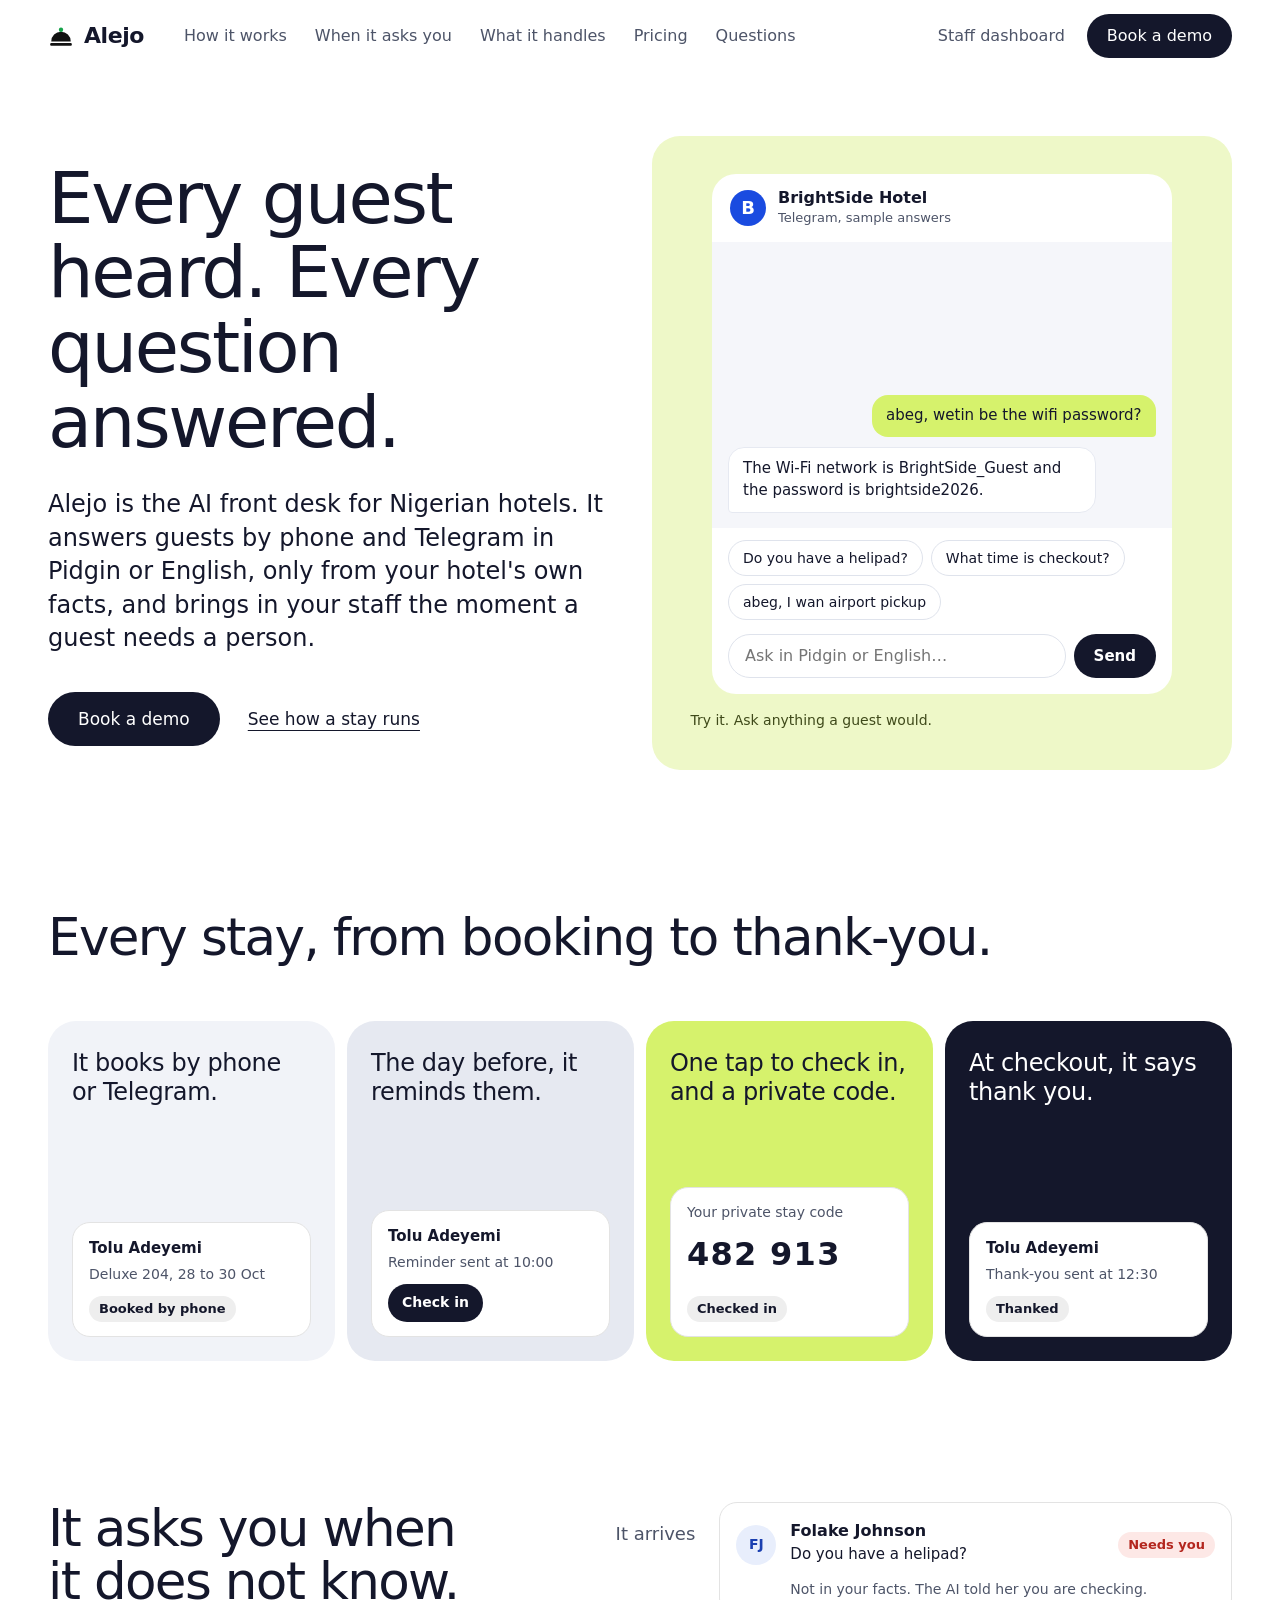
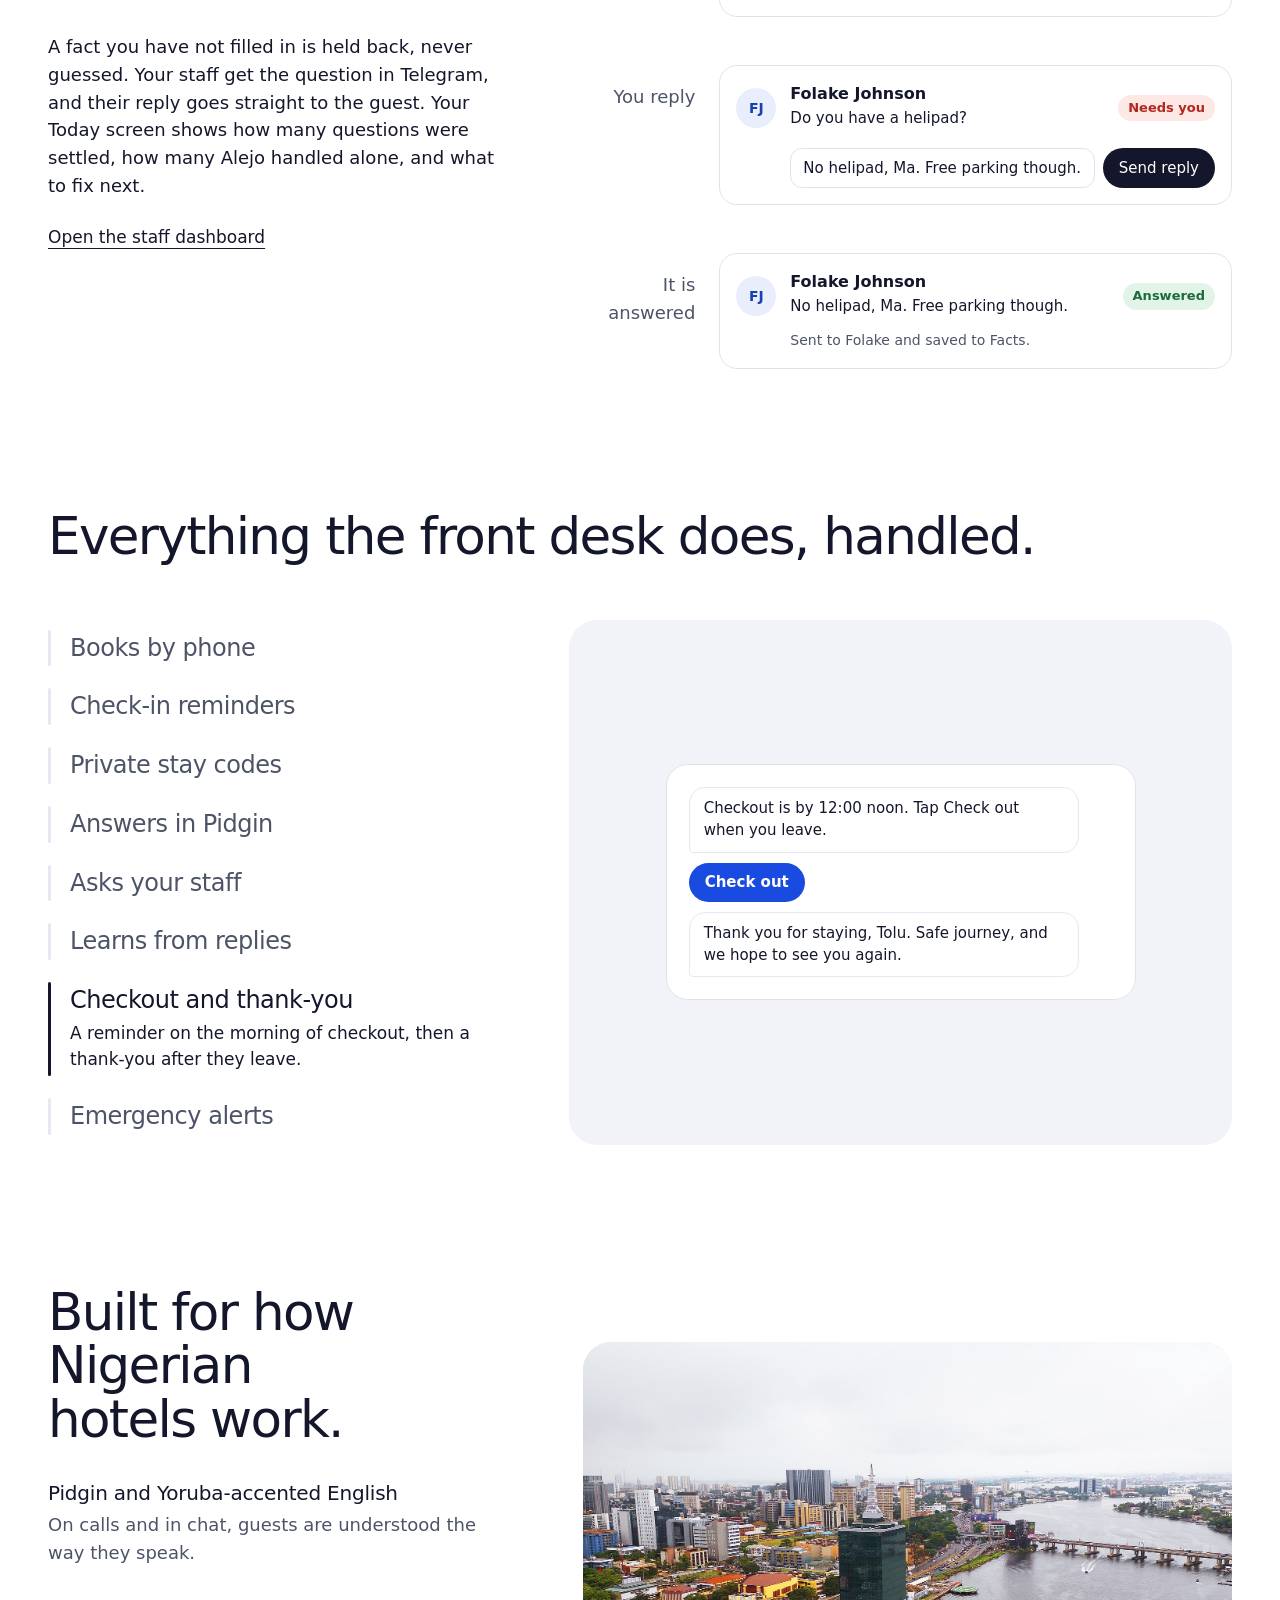
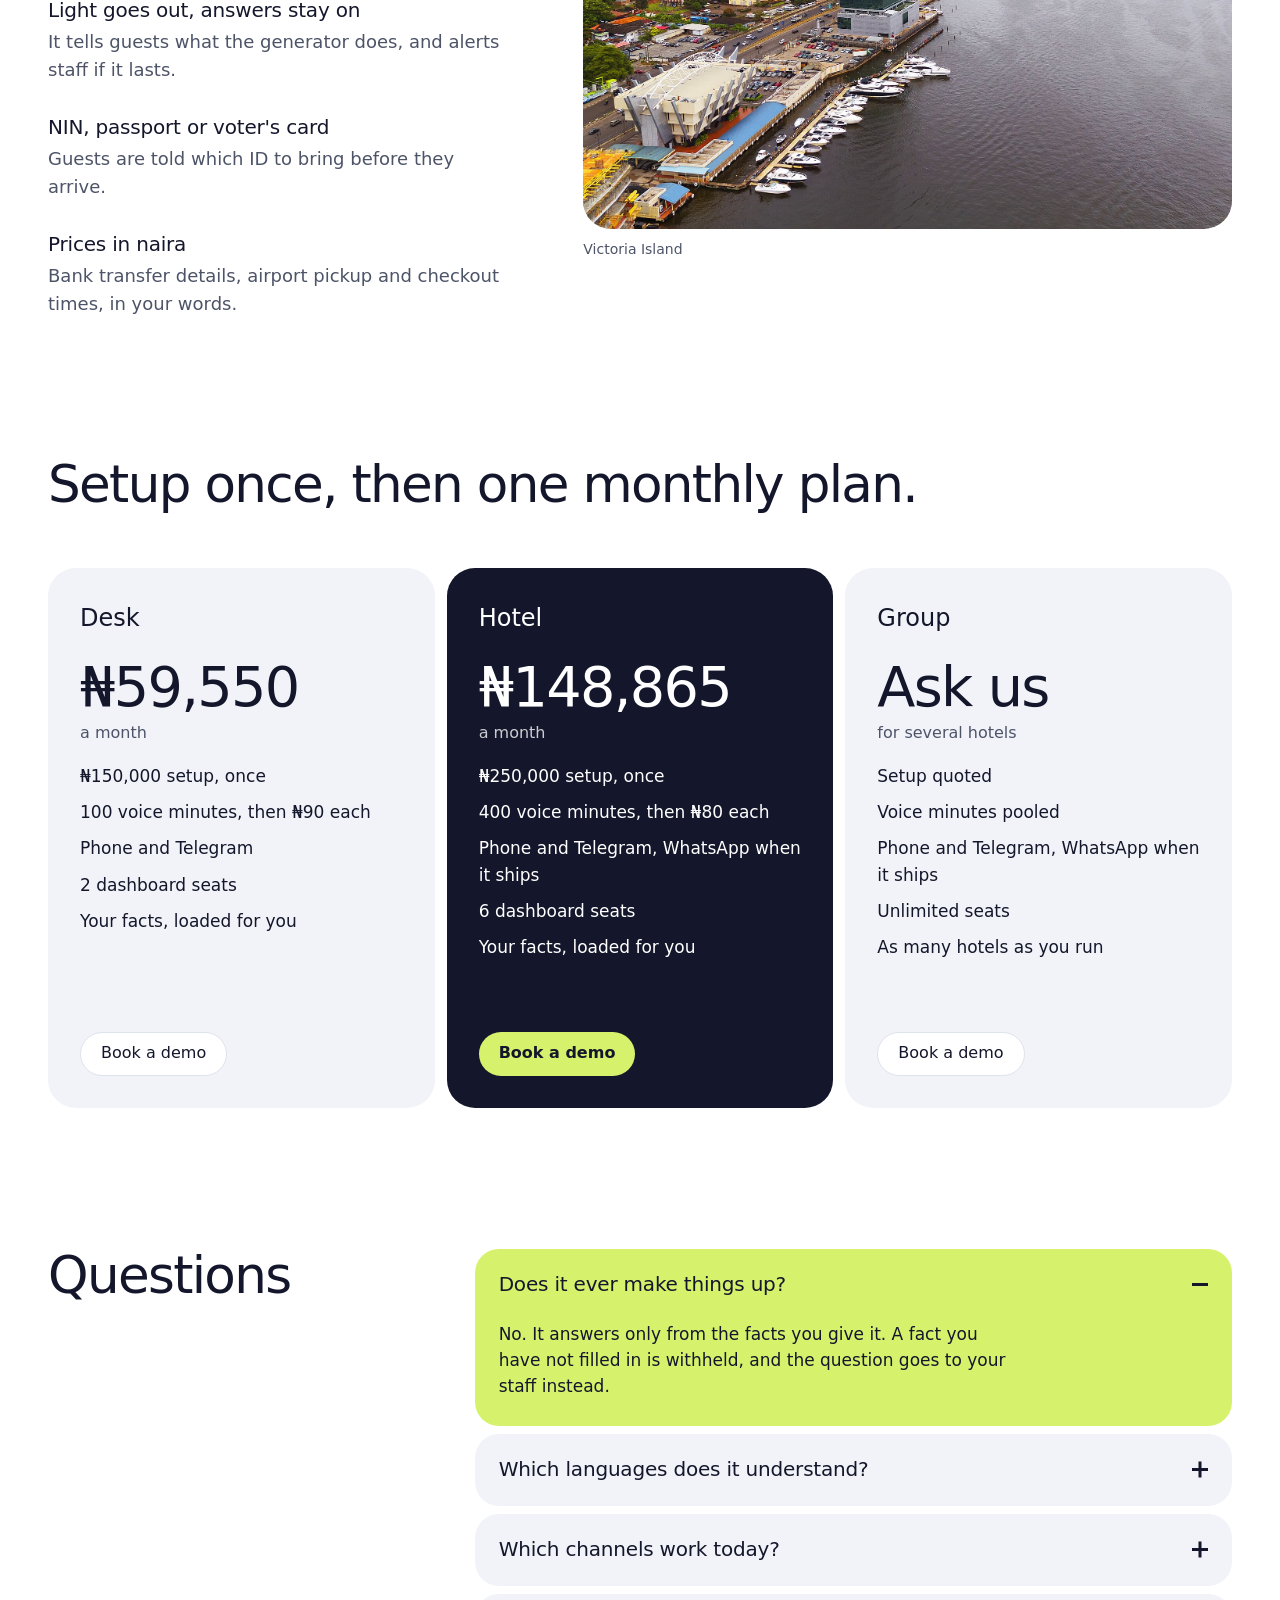
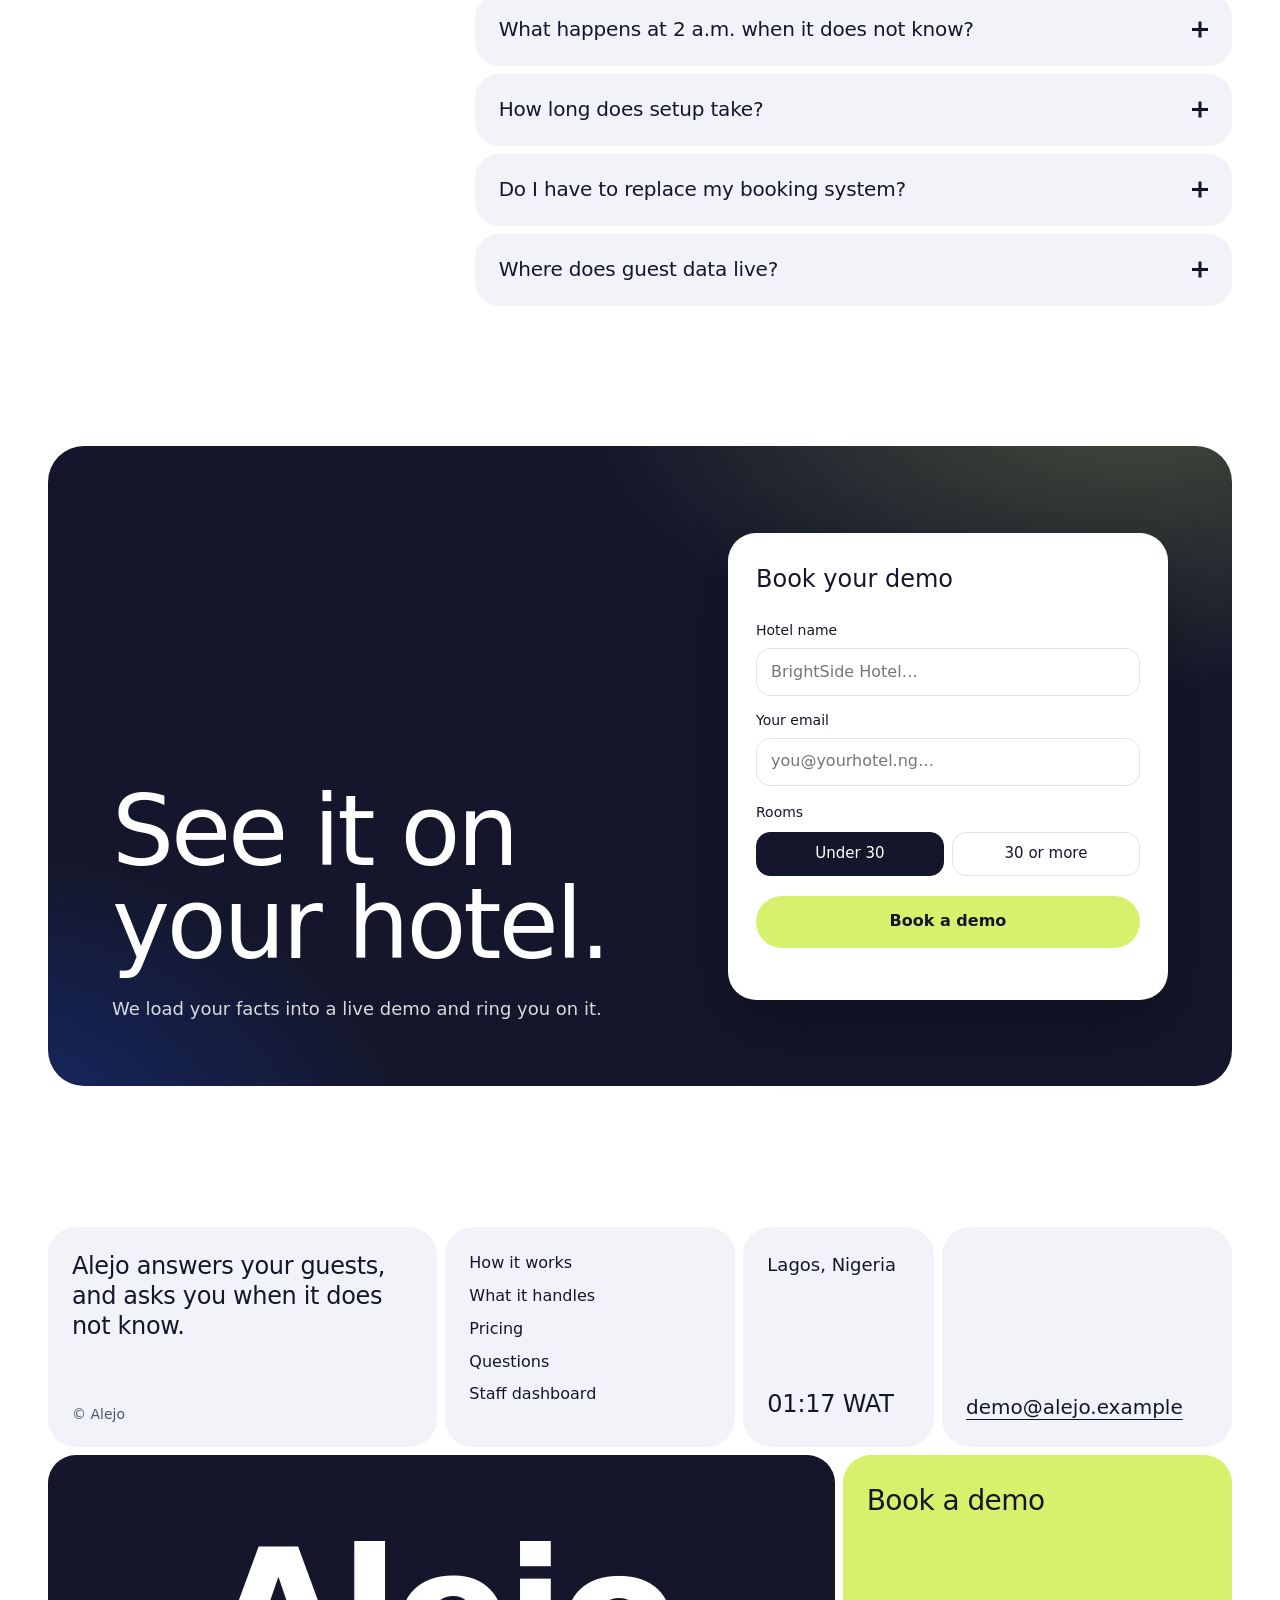
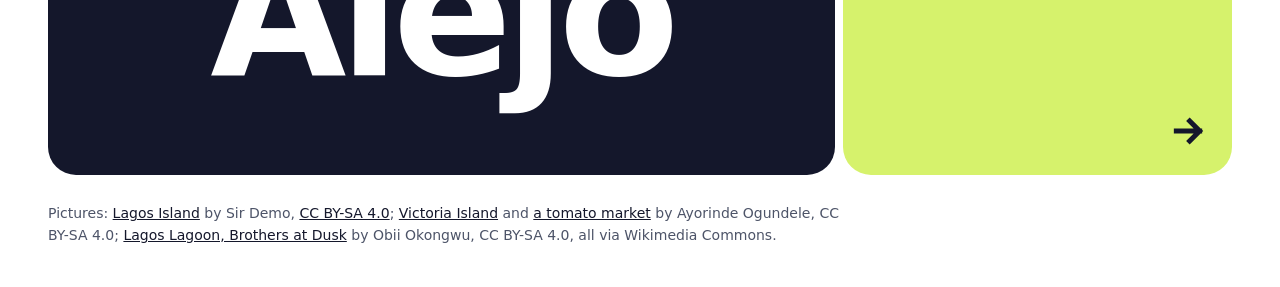
<file: website/index.html>
<!doctype html>
<html lang="en">
<head>
  <meta charset="utf-8">
<link rel="icon" href="/favicon.svg" type="image/svg+xml">
<link rel="icon" href="/favicon-32.png" sizes="32x32" type="image/png">
<link rel="apple-touch-icon" href="/apple-touch-icon.png">
  <meta name="viewport" content="width=device-width, initial-scale=1, viewport-fit=cover">
  <title>Alejo: every guest heard, every question answered</title>
  <meta name="description" content="Alejo is the AI front desk for Nigerian hotels. It answers guests by phone and Telegram in Pidgin or English, only from your hotel's own facts, and brings in your staff when a guest needs a person.">
  <meta name="theme-color" content="#ffffff">
  <meta name="color-scheme" content="light">
  <link rel="preconnect" href="https://api.fontshare.com">
  <link rel="preconnect" href="https://cdn.fontshare.com" crossorigin>
  <link href="https://api.fontshare.com/v2/css?f[]=general-sans@300,400,500,600&f[]=cabinet-grotesk@500,800&display=swap" rel="stylesheet">
  <link rel="stylesheet" href="site.css">
  <script>document.documentElement.classList.add('js')</script>
</head>
<body>
<a class="skip" href="#top">Skip to content</a>
<div class="progress" id="progress" aria-hidden="true"></div>

<header class="site-head" id="siteHead">
  <div class="wrap head-in">
    <a class="brand" href="#top" aria-label="Alejo, back to top"><svg class="mark" viewBox="0 0 24 24" aria-hidden="true"><path d="M3 17a9 9 0 0 1 18 0z" fill="#111"/><rect x="2" y="18.5" width="20" height="2.5" rx="1" fill="#111"/><circle cx="12" cy="6.2" r="2" fill="#16a34a"/></svg><span translate="no">Alejo</span></a>
    <nav class="nav" id="nav" aria-label="Main">
      <a href="#how">How it works</a>
      <a href="#asks">When it asks you</a>
      <a href="#handles">What it handles</a>
      <a href="#pricing">Pricing</a>
      <a href="#faq">Questions</a>
      <a class="nav-extra" href="/app/index.html">Staff dashboard</a>
      <a class="nav-extra nav-cta" href="#demo">Book a demo</a>
    </nav>
    <div class="head-right">
      <a class="head-link" href="/app/index.html">Staff dashboard</a>
      <a class="btn" href="#demo">Book a demo</a>
      <button class="menu-btn" id="menuBtn" type="button" aria-expanded="false" aria-controls="nav">Menu</button>
    </div>
  </div>
</header>

<main id="top">

  <!-- HERO: a plain headline and the product doing its job -->
  <section class="hero wrap" aria-labelledby="h-hero">
    <div class="hero-text">
      <h1 id="h-hero">Every guest heard. Every question answered.</h1>
      <p class="lead">Alejo is the AI front desk for Nigerian hotels. It answers guests by phone and Telegram in Pidgin or English, only from your hotel's own facts, and brings in your staff the moment a guest needs a person.</p>
      <div class="hero-actions">
        <a class="btn btn-lg" href="#demo">Book a demo</a>
        <a class="text-link" href="#how">See how a stay runs</a>
      </div>
    </div>
    <div class="stage" id="try">
      <div class="chat" data-ui>
        <div class="chat-head"><span class="chat-mark" aria-hidden="true">B</span><span><strong>BrightSide Hotel</strong><small>Telegram, sample answers</small></span></div>
        <div class="chat-log" id="chatLog" role="log" aria-live="polite">
          <p class="msg out">abeg, wetin be the wifi password?</p>
          <p class="msg in">The Wi-Fi network is BrightSide_Guest and the password is brightside2026.</p>
        </div>
        <div class="chips" id="chips" role="group" aria-label="Try a question">
          <button type="button" class="chip" data-q="Do you have a helipad?">Do you have a helipad?</button>
          <button type="button" class="chip" data-q="What time is checkout?">What time is checkout?</button>
          <button type="button" class="chip" data-q="abeg, I wan airport pickup">abeg, I wan airport pickup</button>
        </div>
        <form class="chat-form" id="chatForm" autocomplete="off">
          <label class="sr" for="chatInput">Ask the front desk</label>
          <input id="chatInput" name="q" type="text" placeholder="Ask in Pidgin or English…" maxlength="140">
          <button type="submit" class="send">Send</button>
        </form>
        <div class="staff-pane" id="staffPane" hidden>
          <p class="staff-t">BrightSide Staff <span id="staffState">Guest needs help</span></p>
          <p class="staff-q" id="staffQ"></p>
          <form class="staff-form" id="staffForm" autocomplete="off">
            <label class="sr" for="staffInput">Reply as staff</label>
            <input id="staffInput" name="r" type="text" placeholder="Reply as staff. Start with #kb to save it…" maxlength="140">
            <button type="submit" class="send">Reply</button>
          </form>
        </div>
      </div>
      <p class="stage-note">Try it. Ask anything a guest would.</p>
    </div>
  </section>

  <!-- HOW A STAY RUNS: one card, four fields -->
  <section class="block wrap" id="how" aria-labelledby="h-how">
    <h2 id="h-how">Every stay, from booking to thank-you.</h2>
    <div class="fields">
      <article class="field fd-1">
        <p class="clause">It books by phone or Telegram.</p>
        <div class="scard" data-ui><b>Tolu Adeyemi</b><span>Deluxe 204, 28 to 30 Oct</span><em class="pill">Booked by phone</em></div>
      </article>
      <article class="field fd-2">
        <p class="clause">The day before, it reminds them.</p>
        <div class="scard" data-ui><b>Tolu Adeyemi</b><span>Reminder sent at 10:00</span><span class="mock-btn">Check in</span></div>
      </article>
      <article class="field fd-3">
        <p class="clause">One tap to check in, and a private code.</p>
        <div class="scard" data-ui><span>Your private stay code</span><b class="code">482 913</b><em class="pill">Checked in</em></div>
      </article>
      <article class="field fd-4">
        <p class="clause">At checkout, it says thank you.</p>
        <div class="scard" data-ui><b>Tolu Adeyemi</b><span>Thank-you sent at 12:30</span><em class="pill">Thanked</em></div>
      </article>
    </div>
  </section>

  <!-- WHEN IT DOES NOT KNOW: one row in three states, the middle one is live -->
  <section class="block wrap" id="asks" aria-labelledby="h-asks">
    <div class="split">
      <div class="split-head">
        <h2 id="h-asks">It asks you when it does not know.</h2>
        <p class="body">A fact you have not filled in is held back, never guessed. Your staff get the question in Telegram, and their reply goes straight to the guest. Your Today screen shows how many questions were settled, how many Alejo handled alone, and what to fix next.</p>
        <a class="text-link" href="/app/index.html">Open the staff dashboard</a>
      </div>
      <div class="states">
        <div class="state">
          <p class="state-w">It arrives</p>
          <div class="irow" data-ui>
            <span class="disc">FJ</span>
            <div class="irow-t"><b>Folake Johnson</b><span>Do you have a helipad?</span></div>
            <span class="irow-m">02:14, Telegram</span>
            <em class="pill pill-red">Needs you</em>
            <p class="irow-n">Not in your facts. The AI told her you are checking.</p>
          </div>
        </div>
        <div class="state">
          <p class="state-w">You reply</p>
          <div class="irow irow-live" id="liveRow" data-ui>
            <span class="disc">FJ</span>
            <div class="irow-t"><b>Folake Johnson</b><span>Do you have a helipad?</span></div>
            <span class="irow-m">02:14, Telegram</span>
            <em class="pill pill-red" id="livePill">Needs you</em>
            <form class="irow-reply" id="liveForm" autocomplete="off">
              <label class="sr" for="liveInput">Your reply to Folake</label>
              <input id="liveInput" value="No helipad, Ma. Free parking though." maxlength="120">
              <button type="submit" class="btn btn-small">Send reply</button>
            </form>
            <p class="irow-n irow-done" id="liveDone" hidden>Sent to Folake and saved to Facts.</p>
          </div>
        </div>
        <div class="state">
          <p class="state-w">It is answered</p>
          <div class="irow" data-ui>
            <span class="disc">FJ</span>
            <div class="irow-t"><b>Folake Johnson</b><span>No helipad, Ma. Free parking though.</span></div>
            <span class="irow-m">02:16, Telegram</span>
            <em class="pill pill-ok">Answered</em>
            <p class="irow-n">Sent to Folake and saved to Facts.</p>
          </div>
        </div>
      </div>
    </div>
  </section>

  <!-- WHAT IT HANDLES: a short list, and the product doing each thing -->
  <section class="block wrap" id="handles" aria-labelledby="h-handles">
    <h2 id="h-handles">Everything the front desk does, handled.</h2>
    <div class="explore" id="explore">
      <div class="ex-tabs" role="tablist" aria-label="What it handles" aria-orientation="vertical">
        <div class="ex-item is-sel"><button type="button" class="ex-tab" role="tab" id="ex-t0" aria-selected="true" aria-controls="ex-p0" aria-describedby="ex-d0"><span class="ex-n">Books by phone</span></button><p class="ex-d" id="ex-d0">Understands Nigerian English and Pidgin, and says back what it booked.</p><i class="ex-fill" aria-hidden="true"></i></div>
        <div class="ex-item"><button type="button" class="ex-tab" role="tab" id="ex-t1" aria-selected="false" tabindex="-1" aria-controls="ex-p1" aria-describedby="ex-d1"><span class="ex-n">Check-in reminders</span></button><p class="ex-d" id="ex-d1">The day before, at 10:00 Lagos time, with a Check in button.</p><i class="ex-fill" aria-hidden="true"></i></div>
        <div class="ex-item"><button type="button" class="ex-tab" role="tab" id="ex-t2" aria-selected="false" tabindex="-1" aria-controls="ex-p2" aria-describedby="ex-d2"><span class="ex-n">Private stay codes</span></button><p class="ex-d" id="ex-d2">A six-digit code, shown only to the chat linked to that booking, from the check-in date.</p><i class="ex-fill" aria-hidden="true"></i></div>
        <div class="ex-item"><button type="button" class="ex-tab" role="tab" id="ex-t3" aria-selected="false" tabindex="-1" aria-controls="ex-p3" aria-describedby="ex-d3"><span class="ex-n">Answers in Pidgin</span></button><p class="ex-d" id="ex-d3">Abeg, wetin, how far. It reads how guests write and answers the same way.</p><i class="ex-fill" aria-hidden="true"></i></div>
        <div class="ex-item"><button type="button" class="ex-tab" role="tab" id="ex-t4" aria-selected="false" tabindex="-1" aria-controls="ex-p4" aria-describedby="ex-d4"><span class="ex-n">Asks your staff</span></button><p class="ex-d" id="ex-d4">What it cannot answer lands in your Telegram staff group, at any hour.</p><i class="ex-fill" aria-hidden="true"></i></div>
        <div class="ex-item"><button type="button" class="ex-tab" role="tab" id="ex-t5" aria-selected="false" tabindex="-1" aria-controls="ex-p5" aria-describedby="ex-d5"><span class="ex-n">Learns from replies</span></button><p class="ex-d" id="ex-d5">Start a reply with #kb and it becomes an answer for the next guest.</p><i class="ex-fill" aria-hidden="true"></i></div>
        <div class="ex-item"><button type="button" class="ex-tab" role="tab" id="ex-t6" aria-selected="false" tabindex="-1" aria-controls="ex-p6" aria-describedby="ex-d6"><span class="ex-n">Checkout and thank-you</span></button><p class="ex-d" id="ex-d6">A reminder on the morning of checkout, then a thank-you after they leave.</p><i class="ex-fill" aria-hidden="true"></i></div>
        <div class="ex-item"><button type="button" class="ex-tab" role="tab" id="ex-t7" aria-selected="false" tabindex="-1" aria-controls="ex-p7" aria-describedby="ex-d7"><span class="ex-n">Emergency alerts</span></button><p class="ex-d" id="ex-d7">Guests get 112 straight away and your staff are alerted at once.</p><i class="ex-fill" aria-hidden="true"></i></div>
      </div>
      <div class="ex-stage">
        <div class="ex-panel is-on" role="tabpanel" id="ex-p0" aria-labelledby="ex-t0">
          <div class="frag f-call" data-ui><p class="call-k"><i class="call-dot"></i>Incoming call, 21:48</p><p class="call-q">“I wan book Deluxe for Friday, two nights.”</p><p class="call-a">Booked. Deluxe 204, Fri 30 Oct to Sun 1 Nov. Reference 7K3Q9XAB.</p></div>
        </div>
        <div class="ex-panel" role="tabpanel" id="ex-p1" aria-labelledby="ex-t1">
          <div class="frag" data-ui><div class="frag-log"><p class="msg in"><span class="k">BrightSide Hotel</span>Good evening Tolu. You check in tomorrow from 2:00 PM. Tap Check in when you arrive.</p><span class="tg-btn">Check in</span></div></div>
        </div>
        <div class="ex-panel" role="tabpanel" id="ex-p2" aria-labelledby="ex-t2">
          <div class="frag f-code" data-ui><p>Your private stay code</p><b>482 913</b><p class="frag-note">Shown only in this chat, from 28 Oct.</p></div>
        </div>
        <div class="ex-panel" role="tabpanel" id="ex-p3" aria-labelledby="ex-t3">
          <div class="frag" data-ui><div class="frag-log"><p class="msg out">abeg, which time una dey serve breakfast?</p><p class="msg in">Breakfast dey from 6:30 AM to 10:30 AM every day. The restaurant dey open from 7:00 AM.</p></div></div>
        </div>
        <div class="ex-panel" role="tabpanel" id="ex-p4" aria-labelledby="ex-t4">
          <div class="frag" data-ui><div class="frag-log"><p class="frag-note">BrightSide Staff</p><p class="msg in"><span class="k">Guest needs help</span>“Do you have a helipad?” Reply to this message to answer the guest.</p></div></div>
        </div>
        <div class="ex-panel" role="tabpanel" id="ex-p5" aria-labelledby="ex-t5">
          <div class="frag" data-ui><div class="frag-log"><p class="msg out">#kb No helipad, Ma. Free parking though.</p><em class="pill pill-ok">Saved to Facts</em><p class="frag-note">The next guest who asks gets this answer.</p></div></div>
        </div>
        <div class="ex-panel" role="tabpanel" id="ex-p6" aria-labelledby="ex-t6">
          <div class="frag" data-ui><div class="frag-log"><p class="msg in">Checkout is by 12:00 noon. Tap Check out when you leave.</p><span class="tg-btn">Check out</span><p class="msg in">Thank you for staying, Tolu. Safe journey, and we hope to see you again.</p></div></div>
        </div>
        <div class="ex-panel" role="tabpanel" id="ex-p7" aria-labelledby="ex-t7">
          <div class="frag" data-ui><div class="frag-log"><p class="msg out">I need a doctor</p><p class="msg in">Call 112 now. I have alerted our staff and they are on their way.</p><em class="pill pill-red">Staff alerted</em></div></div>
        </div>
      </div>
    </div>
  </section>

  <!-- BUILT FOR NIGERIA: the one picture that changes slowly -->
  <section class="block wrap" id="nigeria" aria-labelledby="h-ng">
    <div class="split split-ng">
      <div class="split-head">
        <h2 id="h-ng">Built for how Nigerian hotels work.</h2>
        <dl class="plain">
          <div><dt>Pidgin and Yoruba-accented English</dt><dd>On calls and in chat, guests are understood the way they speak.</dd></div>
          <div><dt>Light goes out, answers stay on</dt><dd>It tells guests what the generator does, and alerts staff if it lasts.</dd></div>
          <div><dt>NIN, passport or voter's card</dt><dd>Guests are told which ID to bring before they arrive.</dd></div>
          <div><dt>Prices in naira</dt><dd>Bank transfer details, airport pickup and checkout times, in your words.</dd></div>
        </dl>
      </div>
      <figure class="slides" id="slides">
        <div class="slide-stack">
          <img class="is-on" src="assets/photos/aerial-view-of-victoria-island-in-lagos.jpg" width="1920" height="1245" alt="Aerial view of Victoria Island, Lagos, with a harbour full of yachts" data-cap="Victoria Island">
          <img src="assets/photos/lagos-island-1.jpg" width="1920" height="1279" alt="Lagos Island seen from above, with the Central Mosque and Balogun market" loading="lazy" data-cap="Lagos Island">
          <img src="assets/photos/lagos-lagoon-brothers-at-dusk.jpg" width="1920" height="1094" alt="A fisherman casting a net from a canoe on the Lagos lagoon at dusk" loading="lazy" data-cap="The lagoon at dusk">
          <img src="assets/photos/aerial-view-of-a-busy-tomato-market.jpg" width="1920" height="1303" alt="Aerial view of a busy tomato market in Lagos" loading="lazy" data-cap="A market in Lagos">
        </div>
        <figcaption id="slideCap">Victoria Island</figcaption>
      </figure>
    </div>
  </section>

  <!-- PRICING -->
  <section class="block wrap" id="pricing" aria-labelledby="h-pricing">
    <h2 id="h-pricing">Setup once, then one monthly plan.</h2>
    <div class="plans">
      <article class="plan">
        <h3>Desk</h3>
        <p class="price">₦60,000<span>a month</span></p>
        <ul>
          <li>₦150,000 setup, once</li>
          <li>100 voice minutes, then ₦90 each</li>
          <li>Phone and Telegram</li>
          <li>2 dashboard seats</li>
          <li>Your facts, loaded for you</li>
        </ul>
        <a class="btn btn-line" href="#demo">Book a demo</a>
      </article>
      <article class="plan plan-rec">
        <h3>Hotel</h3>
        <p class="price">₦150,000<span>a month</span></p>
        <ul>
          <li>₦250,000 setup, once</li>
          <li>400 voice minutes, then ₦80 each</li>
          <li>Phone and Telegram, WhatsApp when it ships</li>
          <li>6 dashboard seats</li>
          <li>Your facts, loaded for you</li>
        </ul>
        <a class="btn btn-light" href="#demo">Book a demo</a>
      </article>
      <article class="plan">
        <h3>Group</h3>
        <p class="price">Ask us<span>for several hotels</span></p>
        <ul>
          <li>Setup quoted</li>
          <li>Voice minutes pooled</li>
          <li>Phone and Telegram, WhatsApp when it ships</li>
          <li>Unlimited seats</li>
          <li>As many hotels as you run</li>
        </ul>
        <a class="btn btn-line" href="#demo">Book a demo</a>
      </article>
    </div>
  </section>

  <!-- QUESTIONS -->
  <section class="block wrap" id="faq" aria-labelledby="h-faq">
    <div class="faq">
      <h2 id="h-faq">Questions</h2>
      <div class="tiles">
        <details name="faq" open><summary>Does it ever make things up?</summary><p>No. It answers only from the facts you give it. A fact you have not filled in is withheld, and the question goes to your staff instead.</p></details>
        <details name="faq"><summary>Which languages does it understand?</summary><p>English as Nigerians speak it, Pidgin, and Yoruba-accented English on calls. A caller who speaks only Yoruba, or another language, is handed to your staff with their number.</p></details>
        <details name="faq"><summary>Which channels work today?</summary><p>Phone and Telegram. Guests who book by phone share their number with the bot once and the stay links up. WhatsApp and website chat are next.</p></details>
        <details name="faq"><summary>What happens at 2 a.m. when it does not know?</summary><p>The guest is told you are checking, and your staff group gets the question. Whoever replies first is heard: the reply goes to the guest, and if it starts with #kb it becomes an answer for next time.</p></details>
        <details name="faq"><summary>How long does setup take?</summary><p>Most of it is your facts: Wi-Fi, hours, prices, policies, bank details. We load 70 Nigerian-hotel answers, you fill the blanks, and we connect your phone number.</p></details>
        <details name="faq"><summary>Do I have to replace my booking system?</summary><p>Today Alejo keeps its own bookings, so rooms booked by phone or Telegram live in Alejo. Connecting to the system you already use is on our list, and we build it in the order hotels ask. Tell us which one you run when you book a demo.</p></details>
        <details name="faq"><summary>Where does guest data live?</summary><p>In a private database set up for your hotel. A stay code is shown only to the chat linked to that booking, and only from the check-in date.</p></details>
      </div>
    </div>
  </section>

  <!-- DEMO: the first step, already open -->
  <section class="block cta wrap" id="demo" aria-labelledby="h-demo">
    <div class="cta-field">
      <div class="cta-text">
        <h2 id="h-demo">See it on your hotel.</h2>
        <p class="body">We load your facts into a live demo and ring you on it.</p>
      </div>
      <form class="dialog" id="demoForm" data-ui autocomplete="off">
        <h3>Book your demo</h3>
        <label for="demoHotel">Hotel name</label>
        <input id="demoHotel" name="hotel" type="text" placeholder="BrightSide Hotel…" autocomplete="organization">
        <label for="demoEmail">Your email</label>
        <input id="demoEmail" name="email" type="email" inputmode="email" spellcheck="false" placeholder="you@yourhotel.ng…" required autocomplete="email">
        <fieldset class="seg"><legend>Rooms</legend>
          <label><input type="radio" name="rooms" value="Under 30 rooms" checked><span>Under 30</span></label>
          <label><input type="radio" name="rooms" value="30 rooms or more"><span>30 or more</span></label>
        </fieldset>
        <div class="hp" aria-hidden="true"><label>Website<input type="text" name="website" tabindex="-1" autocomplete="off"></label></div>
        <button type="submit" class="btn btn-wide">Book a demo</button>
        <p class="dialog-status" id="demoStatus" role="status"></p>
      </form>
    </div>
  </section>

</main>

<footer class="foot wrap">
  <div class="foot-row">
    <div class="ftile ft-say"><p>Alejo answers your guests, and asks you when it does not know.</p><p class="ft-small">© Alejo</p></div>
    <nav class="ftile ft-nav" aria-label="Footer"><a href="#how">How it works</a><a href="#handles">What it handles</a><a href="#pricing">Pricing</a><a href="#faq">Questions</a><a href="/app/index.html">Staff dashboard</a></nav>
    <div class="ftile ft-time"><p>Lagos, Nigeria</p><p class="ft-time-v" id="lagosTime">WAT</p></div>
    <div class="ftile ft-mail"><a href="mailto:demo@alejo.example">demo@alejo.example</a></div>
  </div>
  <div class="foot-row foot-row-2">
    <div class="ftile ft-mark"><p class="wordmark" translate="no">Alejo</p></div>
    <a class="ftile ft-cta" href="#demo"><span>Book a demo</span><svg viewBox="0 0 24 24" width="40" height="40" aria-hidden="true"><path d="M5 12h14M13 6l6 6-6 6" fill="none" stroke="currentColor" stroke-width="3" stroke-linecap="square"/></svg></a>
  </div>
  <p class="credits">Pictures: <a href="https://commons.wikimedia.org/wiki/File:LAGOS_ISLAND_1.jpg">Lagos Island</a> by Sir Demo, <a href="https://creativecommons.org/licenses/by-sa/4.0">CC BY-SA 4.0</a>; <a href="https://commons.wikimedia.org/wiki/File:Aerial_view_of_victoria_island_in_Lagos,_Nigeria_with_habours_for_yatches.jpg">Victoria Island</a> and <a href="https://commons.wikimedia.org/wiki/File:Aerial_view_of_a_busy_tomato_market_in_Lagos_Nigeria.jpg">a tomato market</a> by Ayorinde Ogundele, CC BY-SA 4.0; <a href="https://commons.wikimedia.org/wiki/File:Lagos_Lagoon_-_Brothers_at_Dusk.jpg">Lagos Lagoon, Brothers at Dusk</a> by Obii Okongwu, CC BY-SA 4.0, all via Wikimedia Commons.</p>
</footer>

<script src="site.js" defer></script>
</body>
</html>
</file>
<file: website/site.css>
/* Alejo: marketing site, version 2 (calm). Direction: the product performs.
   One margin pair, one corner radius (4px), one button shape. Brand blue stays the AI hue. */
:root {
  --bg: #ffffff;
  --surface: #f1f3f8;
  --surface-2: #e6e9f1;
  --surface-3: #d9dde8;
  --ink: #14172b;
  --muted: #4d5468;
  --dark: #14172b;
  --lime: #d6f26c;
  --lime-soft: #eef8c8;
  --display: 'Cabinet Grotesk', 'General Sans', system-ui, -apple-system, 'Segoe UI', sans-serif;
  --accent: #1a4be0;
  --accent-ink: #ffffff;
  --line: #dfe3ec;
  --r: 24px;
  --m: clamp(20px, 4vw, 48px);
  --head-h: 72px;
  --step-small: 0.875rem;
  --step-body: 1.125rem;
  --step-lead: clamp(1.25rem, 1.05rem + 0.6vw, 1.5rem);
  --step-head: clamp(2rem, 1.3rem + 2.4vw, 3.25rem);
  --step-display: clamp(2.5rem, 1.1rem + 4.4vw, 4.5rem);
  --section: clamp(88px, 11vw, 160px);
}
*, *::before, *::after { box-sizing: border-box; }
html { -webkit-text-size-adjust: 100%; scroll-behavior: smooth; }
body {
  margin: 0; background: var(--bg); color: var(--ink);
  font-family: 'General Sans', system-ui, -apple-system, 'Segoe UI', sans-serif;
  font-size: var(--step-body); line-height: 1.55; -webkit-font-smoothing: antialiased;
}
img { display: block; max-width: 100%; }
h1, h2, h3, p, ul, dl, dd, figure { margin: 0; padding: 0; }
ul { list-style: none; }
a { color: inherit; }
button, input { font: inherit; color: inherit; }
button { cursor: pointer; }
:focus-visible { outline: 2px solid var(--accent); outline-offset: 3px; }
.sr { position: absolute; width: 1px; height: 1px; overflow: hidden; clip-path: inset(50%); white-space: nowrap; }
.wrap { width: min(100% - 2 * var(--m), 1280px); margin-inline: auto; }
section[id] { scroll-margin-top: calc(var(--head-h) + 16px); }
.block { margin-top: var(--section); }

h1, h2 { font-weight: 300; letter-spacing: -0.035em; line-height: 1.04; text-wrap: balance; }
h1 { font-size: var(--step-display); }
h2 { font-size: var(--step-head); max-width: 20em; }
h3 { font-weight: 500; }
.lead { font-size: var(--step-lead); line-height: 1.4; color: var(--ink); max-width: 34em; }
.body { font-size: var(--step-body); color: var(--ink); max-width: 32em; }

/* skip link */
.skip { position: absolute; width: 1px; height: 1px; overflow: hidden; clip-path: inset(50%); white-space: nowrap; }
.skip:focus { width: auto; height: auto; overflow: visible; clip-path: none; left: 12px; top: 12px; z-index: 100; padding: 10px 16px; background: var(--ink); color: #fff; font-weight: 600; }

/* buttons and links */
.btn {
  display: inline-flex; align-items: center; justify-content: center; min-height: 44px; padding: 0 20px;
  background: var(--dark); color: #fff; border: 0; border-radius: var(--r); font-size: 1rem; font-weight: 500;
  text-decoration: none; touch-action: manipulation; transition: background-color .15s, transform .12s;
}
.btn:hover { background: #333; }
.btn:active { transform: scale(0.98); }
.btn-lg { min-height: 54px; padding: 0 30px; font-size: 1.0625rem; }
.btn-small { min-height: 40px; padding: 0 16px; font-size: 0.9375rem; }
.btn-wide { width: 100%; min-height: 52px; }
.btn-line { background: #fff; color: var(--ink); }
.btn-line:hover { background: var(--surface-2); }
.btn-light { background: #fff; color: var(--ink); }
.btn-light:hover { background: var(--surface); }
.text-link { font-size: 1.0625rem; text-decoration: underline; text-underline-offset: 5px; text-decoration-thickness: 1px; }
.text-link:hover { text-decoration-thickness: 2px; }

/* header */
.site-head { position: sticky; top: 0; z-index: 50; background: rgba(255, 255, 255, 0.92); backdrop-filter: blur(14px); -webkit-backdrop-filter: blur(14px); /* taste-skill-ignore: the one sticky bar */ }
.head-in { height: var(--head-h); display: flex; align-items: center; gap: 40px; }
.brand { display: inline-flex; align-items: center; gap: 10px; font-size: 1.125rem; font-weight: 600; letter-spacing: -0.01em; text-decoration: none; }
.mark { width: 26px; height: 26px; }
.nav { display: flex; gap: 28px; }
.nav a { font-size: 1rem; color: var(--muted); text-decoration: none; padding: 6px 0; transition: color .15s; }
.nav a:hover, .nav a[aria-current="true"] { color: var(--ink); }
.head-right { margin-left: auto; display: flex; align-items: center; gap: 22px; }
.head-link { font-size: 1rem; text-decoration: none; color: var(--muted); }
.head-link:hover { color: var(--ink); }
.menu-btn { display: none; min-height: 44px; padding: 0 16px; background: #fff; border: 1px solid var(--line); border-radius: var(--r); font-weight: 500; /* taste-skill-ignore: control */ }

/* hero */
.hero { display: grid; grid-template-columns: repeat(12, minmax(0, 1fr)); column-gap: 24px; align-items: center; padding-top: clamp(32px, 5vw, 72px); }
.hero-text { grid-column: 1 / 7; padding-right: 24px; }
.hero-text h1 { max-width: 9.5em; }
.hero-text .lead { margin-top: 28px; }
.hero-actions { margin-top: 36px; display: flex; align-items: center; gap: 28px; flex-wrap: wrap; }
.stage { grid-column: 7 / 13; background: var(--surface); border-radius: var(--r); padding: clamp(20px, 3vw, 40px); display: flex; flex-direction: column; align-items: center; }
.stage-note { margin-top: 16px; font-size: var(--step-small); color: var(--muted); align-self: flex-start; }

/* the chat (a working fragment of the product) */
.chat { width: 100%; max-width: 460px; height: 520px; background: #fff; border-radius: 12px; overflow: hidden; display: flex; flex-direction: column; }
.chat-head { display: flex; align-items: center; gap: 12px; padding: 14px 18px; }
.chat-head strong { display: block; font-size: 1rem; font-weight: 600; line-height: 1.2; }
.chat-head small { display: block; font-size: 0.8125rem; color: var(--muted); }
.chat-mark { width: 36px; height: 36px; border-radius: 50%; background: var(--accent); color: #fff; display: grid; place-items: center; font-weight: 600; }
.chat-log { flex: 1; min-height: 0; overflow-y: auto; background: #f7f7f7; padding: 16px; display: flex; flex-direction: column; gap: 10px; }
.chat-log > :first-child { margin-top: auto; }
.msg { max-width: 86%; padding: 10px 14px; border-radius: 16px; font-size: 0.9375rem; line-height: 1.45; }
.msg.out { align-self: flex-end; background: var(--accent); color: #fff; border-bottom-right-radius: 4px; }
.msg.in { align-self: flex-start; background: #fff; border: 1px solid #e8e8e8; border-bottom-left-radius: 4px; }
.msg.note { align-self: center; background: transparent; color: var(--muted); font-size: 0.8125rem; }
.msg .k { display: block; font-size: 0.8125rem; font-weight: 600; color: var(--accent); margin-bottom: 2px; }
.chips { display: flex; flex-wrap: wrap; gap: 8px; padding: 12px 16px 4px; }
.chip { min-height: 36px; padding: 0 14px; background: #fff; border: 1px solid var(--line); border-radius: 999px; font-size: 0.875rem; touch-action: manipulation; transition: background-color .15s; }
.chip:hover { background: var(--surface); }
.chat-form, .staff-form { display: flex; gap: 8px; padding: 10px 16px 16px; }
.chat-form input, .staff-form input { flex: 1; min-width: 0; min-height: 44px; padding: 0 16px; border: 1px solid var(--line); border-radius: 999px; font-size: 1rem; background: #fff; }
.send { min-height: 44px; padding: 0 20px; background: var(--dark); color: #fff; border: 0; border-radius: 999px; font-weight: 600; font-size: 0.9375rem; }
.send:hover { background: #333; }
.staff-pane { background: var(--surface); padding: 14px 0 0; }
.staff-pane[hidden] { display: none; }
.staff-t { padding: 0 16px; font-size: 0.875rem; font-weight: 600; display: flex; gap: 10px; align-items: center; }
.staff-t span { background: #fde8e6; color: #b3261e; padding: 2px 10px; border-radius: 999px; font-size: 0.8125rem; }
.staff-q { padding: 6px 16px 0; font-size: 0.9375rem; }
.staff-pane .staff-form { padding-top: 10px; }

/* how a stay runs */
.fields { margin-top: 56px; display: grid; grid-template-columns: repeat(4, minmax(0, 1fr)); gap: 12px; }
.field { min-height: 340px; padding: 28px 24px 24px; border-radius: var(--r); display: flex; flex-direction: column; justify-content: space-between; gap: 32px; transition: transform .2s; }
.field:hover { transform: translateY(-4px); }
.fd-1 { background: var(--surface); }
.fd-2 { background: var(--surface-2); }
.fd-3 { background: var(--surface-3); }
.fd-4 { background: var(--dark); color: #fff; }
.clause { font-size: var(--step-lead); line-height: 1.2; font-weight: 400; letter-spacing: -0.015em; max-width: 11em; }
.scard { background: #fff; color: var(--ink); border: 1px solid #e3e3e3; border-radius: 8px; padding: 14px 16px; display: grid; gap: 4px; font-size: 0.875rem; justify-items: start; }
.scard b { font-size: 0.9375rem; font-weight: 600; }
.scard span { color: var(--muted); }
.scard .code { font-size: 2rem; letter-spacing: 0.04em; font-weight: 600; font-variant-numeric: tabular-nums; margin: 2px 0 6px; }
.pill { font-style: normal; display: inline-block; margin-top: 6px; padding: 3px 10px; border-radius: 999px; background: #eee; font-size: 0.8125rem; font-weight: 600; color: var(--ink); }
.pill-red { background: #fde8e6; color: #b3261e; }
.pill-ok { background: #e2f4e8; color: #1d6b3a; }
.mock-btn { margin-top: 6px; display: inline-block; padding: 8px 14px; background: var(--dark); color: #fff !important; border-radius: 6px; font-weight: 600; font-size: 0.875rem; }

/* it asks you */
.split { display: grid; grid-template-columns: 5fr 7fr; gap: 72px; align-items: start; }
.split-head { position: sticky; top: calc(var(--head-h) + 32px); display: grid; gap: 24px; justify-items: start; }
.states { display: grid; gap: 48px; }
.state { display: grid; grid-template-columns: 112px minmax(0, 1fr); gap: 24px; align-items: start; }
.state-w { text-align: right; color: var(--muted); font-size: 1.125rem; padding-top: 18px; }
.irow { background: #fff; border: 1px solid #e3e3e3; border-radius: 8px; padding: 16px; display: grid; grid-template-columns: 40px minmax(0, 1fr) auto; gap: 4px 14px; align-items: center; }
.irow .pill { grid-column: 3; grid-row: 1 / 3; margin: 0; align-self: center; justify-self: end; }
.irow-t { display: grid; min-width: 0; }
.irow-t b { font-size: 1rem; font-weight: 600; }
.irow-t span { font-size: 0.9375rem; color: var(--ink); }
.irow-m { grid-column: 2; grid-row: 2; font-size: 0.8125rem; color: var(--muted); display: none; }
.irow-n { grid-column: 2 / -1; font-size: 0.875rem; color: var(--muted); margin-top: 4px; }
.irow-reply { grid-column: 2 / -1; display: flex; gap: 8px; margin-top: 10px; }
.irow-reply input { flex: 1; min-width: 0; min-height: 40px; padding: 0 12px; border: 1px solid var(--line); border-radius: 6px; font-size: 0.9375rem; }
.irow-live:focus-within { border-color: var(--accent); }
.irow-live.is-done .irow-reply { display: none; }
.disc { width: 40px; height: 40px; border-radius: 50%; background: #e8eefc; color: #1a3fb0; display: grid; place-items: center; font-size: 0.875rem; font-weight: 600; grid-row: 1 / 3; }
.irow-n[hidden] { display: none; }

/* what it handles: a short list and the product doing each thing */
.explore { margin-top: 56px; display: grid; grid-template-columns: minmax(0, 5fr) minmax(0, 7fr); gap: 48px; align-items: stretch; }
.ex-tabs { display: grid; align-content: start; gap: 2px; }
.ex-item { position: relative; padding-left: 22px; }
.ex-item::before { content: ''; position: absolute; left: 0; top: 10px; bottom: 10px; width: 3px; border-radius: 2px; background: var(--surface-2); }
.ex-fill { position: absolute; left: 0; top: 10px; bottom: 10px; width: 3px; border-radius: 2px; background: var(--accent); transform: scaleY(0); transform-origin: top; }
.ex-tab { width: 100%; display: block; padding: 14px 0 0; background: transparent; border: 0; text-align: left; color: var(--muted); transition: color .2s; }
.ex-n { display: block; font-size: 1.5rem; font-weight: 400; letter-spacing: -0.02em; line-height: 1.2; transition: transform .25s cubic-bezier(.2, .7, .2, 1); }
.ex-d { max-height: 0; opacity: 0; overflow: hidden; visibility: hidden; font-size: 1.0625rem; line-height: 1.5; color: var(--ink); max-width: 30em; transition: max-height .4s cubic-bezier(.2, .7, .2, 1), opacity .3s, margin .3s, visibility 0s .4s; }
.ex-tab:hover, .ex-item:hover .ex-tab { color: var(--ink); }
.ex-tab:hover .ex-n { transform: translateX(4px); }
.ex-item.is-sel .ex-tab { color: var(--ink); }
.ex-item.is-sel .ex-n { font-weight: 500; transform: none; }
.ex-item.is-sel .ex-d { max-height: 6em; opacity: 1; visibility: visible; margin: 6px 0 14px; transition-delay: 0s; }
.ex-item:not(.is-sel) .ex-tab { padding-bottom: 14px; }
.ex-item.is-sel .ex-fill { transform: scaleY(1); }
.explore.is-live:not(.manual) .ex-item.is-sel .ex-fill { transform: scaleY(0); animation: fill 6.5s linear forwards; }
.explore.is-live:not(.manual):hover .ex-item.is-sel .ex-fill, .explore.is-live:not(.manual):focus-within .ex-item.is-sel .ex-fill { animation-play-state: paused; }
@keyframes fill { to { transform: scaleY(1); } }

.ex-stage { position: relative; min-height: 520px; background: var(--surface); border-radius: var(--r); overflow: hidden; }
.ex-panel { position: absolute; inset: 0; display: grid; place-items: center; padding: clamp(20px, 3vw, 40px); visibility: hidden; opacity: 0; transform: translateY(14px) scale(0.985); transition: opacity .35s ease, transform .5s cubic-bezier(.2, .7, .2, 1), visibility 0s .5s; }
.ex-panel.is-on { visibility: visible; opacity: 1; transform: none; transition-delay: 0s; }
.frag { width: min(100%, 470px); background: #fff; border: 1px solid #e3e3e3; border-radius: 12px; padding: 22px; font-size: 1rem; }
.frag-log { display: grid; gap: 10px; justify-items: start; }
.frag-log .msg { max-width: 92%; }
.frag-log .msg.out { justify-self: end; }
.frag-note { font-size: 0.875rem; color: var(--muted); }
.frag .pill { margin: 0; }
.tg-btn { display: inline-block; padding: 8px 16px; background: var(--accent); color: #fff; border-radius: 8px; font-weight: 600; font-size: 0.9375rem; }
.f-call { background: var(--dark); color: #fff; border-color: var(--dark); padding: 24px; display: grid; gap: 12px; }
.call-k { display: flex; align-items: center; gap: 8px; font-size: 0.875rem; font-weight: 600; }
.call-dot { width: 9px; height: 9px; border-radius: 50%; background: #3ddc84; }
.call-q { font-size: 1.5rem; font-weight: 300; letter-spacing: -0.02em; line-height: 1.25; }
.call-a { font-size: 0.9375rem; color: #d6d6d6; }
.f-code { padding: 28px; display: grid; gap: 6px; justify-items: start; }
.f-code b { font-size: 3.5rem; font-weight: 600; letter-spacing: 0.04em; font-variant-numeric: tabular-nums; line-height: 1.1; }

/* built for nigeria */
.split-ng { grid-template-columns: 5fr 7fr; align-items: center; }
.plain { display: grid; gap: 28px; margin-top: 8px; }
.plain dt { font-size: 1.25rem; font-weight: 500; letter-spacing: -0.01em; }
.plain dd { color: var(--muted); margin-top: 2px; max-width: 30em; }
.slides { display: block; }
.slide-stack { position: relative; aspect-ratio: 4 / 3; border-radius: var(--r); overflow: hidden; background: var(--surface-2); }
.slide-stack img { position: absolute; inset: 0; width: 100%; height: 100%; object-fit: cover; opacity: 0; transition: opacity 1.6s ease; }
.slide-stack img.is-on { opacity: 1; }
.slides figcaption { margin-top: 10px; font-size: var(--step-small); color: var(--muted); }

/* pricing */
.plans { margin-top: 56px; display: grid; grid-template-columns: repeat(3, minmax(0, 1fr)); gap: 12px; }
.plan { background: var(--surface); border-radius: var(--r); padding: 32px; display: flex; flex-direction: column; gap: 22px; min-height: 540px; }
.plan h3 { font-size: 1.5rem; }
.price { font-size: clamp(2.5rem, 1.4rem + 2.6vw, 3.75rem); font-weight: 300; letter-spacing: -0.035em; line-height: 1; }
.price span { display: block; margin-top: 10px; font-size: 1rem; font-weight: 400; letter-spacing: 0; color: var(--muted); }
.plan ul { display: grid; gap: 10px; font-size: 1.0625rem; }
.plan .btn { margin-top: auto; align-self: flex-start; }
.plan-rec { background: var(--accent); color: var(--accent-ink); }
.plan-rec .price span { color: rgba(255, 255, 255, 0.85); }
.plan-rec :focus-visible { outline-color: #fff; }

/* questions */
.faq { display: grid; grid-template-columns: 4fr 8fr; gap: 24px 48px; align-items: start; }
.faq h2 { position: sticky; top: calc(var(--head-h) + 32px); }
.tiles { display: grid; gap: 8px; }
details { background: var(--surface); border-radius: var(--r); }
summary { position: relative; min-height: 72px; display: flex; align-items: center; padding: 14px 72px 14px 24px; font-size: 1.25rem; font-weight: 500; letter-spacing: -0.01em; cursor: pointer; list-style: none; }
summary::-webkit-details-marker { display: none; }
summary::before, summary::after { content: ''; position: absolute; right: 24px; top: 50%; width: 16px; height: 3px; margin-top: -1.5px; background: currentColor; transition: transform .25s; }
summary::after { transform: rotate(90deg); }
details[open] summary::after { transform: rotate(0deg); }
details[open] { background: var(--accent); color: var(--accent-ink); }
details[open] summary:focus-visible { outline-color: #fff; }
details p { padding: 0 24px 26px; max-width: 52ch; font-size: 1.0625rem; }

/* demo */
.cta-field { background: var(--accent); color: var(--accent-ink); border-radius: var(--r); padding: clamp(28px, 5vw, 72px); min-height: 640px; display: grid; grid-template-columns: minmax(0, 6fr) minmax(0, 5fr); gap: 48px; align-items: center; }
.cta-text { align-self: end; }
.cta-text h2 { font-size: clamp(3rem, 1rem + 6.4vw, 7rem); line-height: 0.95; max-width: 6em; }
.cta-text .body { color: rgba(255, 255, 255, 0.92); margin-top: 24px; }
.dialog { justify-self: end; width: min(100%, 440px); background: #fff; color: var(--ink); border-radius: 12px; padding: 28px; display: grid; gap: 6px; box-shadow: 0 24px 64px rgba(0, 0, 0, 0.28); /* taste-skill-ignore: an open dialog */ }
.dialog h3 { font-size: 1.5rem; margin-bottom: 8px; }
.dialog label { font-size: 0.875rem; font-weight: 500; margin-top: 8px; }
.dialog input[type="text"], .dialog input[type="email"] { min-height: 48px; padding: 0 14px; border: 1px solid var(--line); border-radius: 6px; font-size: 1rem; width: 100%; }
.dialog input::placeholder { color: #767676; }
.seg { border: 0; padding: 0; margin: 10px 0 14px; display: flex; gap: 8px; min-width: 0; }
.seg legend { font-size: 0.875rem; font-weight: 500; padding: 0; margin-bottom: 8px; }
.seg label { margin: 0; flex: 1; }
.seg input { position: absolute; opacity: 0; width: 1px; height: 1px; }
.seg span { display: grid; place-items: center; min-height: 44px; border: 1px solid var(--line); border-radius: 6px; font-size: 0.9375rem; font-weight: 500; cursor: pointer; transition: background-color .15s, color .15s; }
.seg input:checked + span { background: var(--dark); border-color: var(--dark); color: #fff; }
.seg input:focus-visible + span { outline: 2px solid var(--accent); outline-offset: 2px; }
.cta-field :focus-visible { outline-color: #fff; }
.dialog :focus-visible { outline-color: var(--accent); }

/* footer */
.foot { margin-top: var(--section); padding-bottom: 40px; }
.foot-row { display: grid; grid-template-columns: repeat(12, minmax(0, 1fr)); gap: 8px; }
.foot-row-2 { margin-top: 8px; }
.ftile { background: var(--surface); border-radius: var(--r); padding: 24px; min-height: 220px; text-decoration: none; }
.ft-say { grid-column: span 4; display: flex; flex-direction: column; justify-content: space-between; font-size: 1.5rem; line-height: 1.25; letter-spacing: -0.015em; }
.ft-small { font-size: var(--step-small); color: var(--muted); letter-spacing: 0; }
.ft-nav { grid-column: span 3; display: grid; gap: 8px; align-content: start; }
.ft-nav a { text-decoration: none; font-size: 1rem; }
.ft-nav a:hover { text-decoration: underline; text-underline-offset: 4px; }
.ft-time { grid-column: span 2; display: flex; flex-direction: column; justify-content: space-between; }
.ft-time-v { font-size: 1.5rem; font-variant-numeric: tabular-nums; letter-spacing: -0.01em; }
.ft-mail { grid-column: span 3; display: flex; align-items: flex-end; }
.ft-mail a { font-size: 1.25rem; text-decoration: underline; text-underline-offset: 5px; text-decoration-thickness: 1px; overflow-wrap: anywhere; }
.ft-mark { grid-column: span 8; min-height: 320px; background: var(--dark); color: #fff; display: grid; place-items: center; }
.wordmark { font-size: clamp(4rem, 14vw, 11rem); font-weight: 600; letter-spacing: -0.045em; line-height: 1; white-space: nowrap; }
.ft-cta { grid-column: span 4; min-height: 320px; background: var(--accent); color: #fff; display: flex; flex-direction: column; justify-content: space-between; transition: background-color .2s; }
.ft-cta span { font-size: 1.75rem; font-weight: 400; letter-spacing: -0.02em; }
.ft-cta svg { align-self: flex-end; transition: transform .2s; }
.ft-cta:hover { background: #1640c4; }
.ft-cta:hover svg { transform: translateX(6px); }
.ft-cta:focus-visible { outline-color: #fff; outline-offset: -6px; }
.credits { margin-top: 28px; font-size: var(--step-small); color: var(--muted); max-width: 90ch; }
.credits a { color: var(--ink); }

/* motion: hero entrance, reveals, nothing needs it to be readable */
@keyframes rise { from { opacity: 0; transform: translateY(18px); } to { opacity: 1; transform: none; } }
.hero-text > * { animation: rise .8s cubic-bezier(.2, .7, .2, 1) both; }
.hero-text > :nth-child(2) { animation-delay: .1s; }
.hero-text > :nth-child(3) { animation-delay: .2s; }
.stage { animation: rise .9s .15s cubic-bezier(.2, .7, .2, 1) both; }
.js [data-reveal] { opacity: 0; transform: translateY(18px); transition: opacity .7s cubic-bezier(.2, .7, .2, 1), transform .7s cubic-bezier(.2, .7, .2, 1); transition-delay: calc(var(--i, 0) * 80ms); }
.js [data-reveal].is-in { opacity: 1; transform: none; }
/* tablet */
@media (max-width: 1080px) {
  .head-in { gap: 16px; }
  .head-link { display: none; }
  .menu-btn { display: inline-flex; align-items: center; }
  .nav { display: none; position: absolute; top: var(--head-h); left: 0; right: 0; flex-direction: column; gap: 0; padding: 8px var(--m) 24px; background: #fff; }
  .nav.open { display: flex; }
  .nav a { font-size: 1.25rem; padding: 14px 0; color: var(--ink); }
  .hero { grid-template-columns: minmax(0, 1fr); row-gap: 40px; }
  .hero-text, .stage { grid-column: 1; }
  .hero-text { padding-right: 0; }
  .fields { grid-template-columns: repeat(2, minmax(0, 1fr)); }
  .field { min-height: 380px; }
  .split, .split-ng { grid-template-columns: minmax(0, 1fr); gap: 40px; }
  .explore { grid-template-columns: minmax(0, 1fr); gap: 28px; }
  .ex-stage { min-height: 440px; }
  .split-head { position: static; }
  .plans { grid-template-columns: minmax(0, 1fr); }
  .plan { min-height: 0; }
  .faq { grid-template-columns: minmax(0, 1fr); }
  .faq h2 { position: static; }
  .cta-field { grid-template-columns: minmax(0, 1fr); min-height: 0; gap: 40px; }
  .cta-text { align-self: start; }
  .dialog { justify-self: stretch; width: 100%; }
  .ft-say { grid-column: span 12; min-height: 180px; }
  .ft-nav { grid-column: span 6; }
  .ft-time { grid-column: span 6; }
  .ft-mail { grid-column: span 12; min-height: 120px; }
  .ft-mark, .ft-cta { grid-column: span 12; min-height: 200px; }
}

/* phone */
@media (max-width: 640px) {
  :root { --head-h: 64px; }
  .head-right .btn { display: none; }
  .fields { grid-template-columns: minmax(0, 1fr); }
  .field { min-height: 0; padding: 24px 20px 20px; }
  .state { grid-template-columns: minmax(0, 1fr); gap: 10px; }
  .state-w { text-align: left; padding-top: 0; font-size: 1.0625rem; }
  .irow { grid-template-columns: 40px minmax(0, 1fr); }
  .irow .pill { grid-column: 2; grid-row: auto; justify-self: start; margin-top: 6px; }
  .irow-reply { flex-direction: column; }
  .chat { height: 520px; }
  .plan { padding: 24px; }
  summary { font-size: 1.125rem; min-height: 64px; padding-right: 56px; }
  summary::before, summary::after { right: 20px; }
  details p { padding: 0 20px 22px; font-size: 1rem; }
  .cta-field { padding: 24px 20px; }
  .dialog { padding: 20px; }
  .hero-actions { gap: 20px; }
  .hero-actions .btn { width: 100%; }
  .ft-nav, .ft-time { grid-column: span 12; min-height: 0; }
  .ft-time { min-height: 120px; }
}

/* ---------- motion layer ---------- */
@view-transition { navigation: auto; }
:root { interpolate-size: allow-keywords; }
.progress { position: fixed; top: 0; left: 0; right: 0; height: 3px; background: var(--accent); transform: scaleX(var(--p, 0)); transform-origin: left; z-index: 60; pointer-events: none; }

/* navigation: underline that draws in */
.nav a { position: relative; }
.nav a::after { content: ''; position: absolute; left: 0; right: 0; bottom: 0; height: 2px; background: var(--ink); transform: scaleX(0); transform-origin: left; transition: transform .28s cubic-bezier(.2, .7, .2, 1); }
.nav a:hover::after, .nav a[aria-current="true"]::after { transform: scaleX(1); }
.btn:hover { transform: translateY(-1px); }
.btn:active { transform: scale(0.98); }
.text-link { transition: text-decoration-thickness .15s; }

/* hero headline: comes into focus as it rises */
.hero-text h1 { animation: headIn 1.1s cubic-bezier(.2, .7, .2, 1) both; }
@keyframes headIn { from { opacity: 0; filter: blur(10px); transform: translateY(18px); } to { opacity: 1; filter: none; transform: none; } }

/* chat: messages pop in, a typing indicator while it thinks */
@keyframes pop { from { opacity: 0; transform: translateY(8px) scale(0.97); } to { opacity: 1; transform: none; } }
.chat-log .msg { animation: pop .38s cubic-bezier(.2, .7, .2, 1) both; }
.chat-log .msg:nth-child(1) { animation-delay: .7s; }
.chat-log .msg:nth-child(2) { animation-delay: 1.5s; }
.chat-log .msg:nth-child(n+3) { animation-delay: 0s; }
.msg.typing { display: inline-flex; gap: 5px; align-items: center; padding: 14px 16px; }
.msg.typing i { width: 7px; height: 7px; border-radius: 50%; background: #9a9a9a; animation: bounce 1s ease-in-out infinite; }
.msg.typing i:nth-child(2) { animation-delay: .15s; }
.msg.typing i:nth-child(3) { animation-delay: .3s; }
@keyframes bounce { 0%, 60%, 100% { transform: none; opacity: .5; } 30% { transform: translateY(-5px); opacity: 1; } }
.staff-pane { animation: rise .4s cubic-bezier(.2, .7, .2, 1) both; }

/* explorer: each fragment builds itself when it appears */
.frag .msg { animation: none; }
.ex-panel.is-on :is(.frag, .frag-log) > * { animation: rise .55s cubic-bezier(.2, .7, .2, 1) both; }
.ex-panel.is-on :is(.frag, .frag-log) > :nth-child(1) { animation-delay: .08s; }
.ex-panel.is-on :is(.frag, .frag-log) > :nth-child(2) { animation-delay: .3s; }
.ex-panel.is-on :is(.frag, .frag-log) > :nth-child(3) { animation-delay: .52s; }
.call-dot { position: relative; }
.call-dot::after { content: ''; position: absolute; inset: 0; border-radius: 50%; background: #3ddc84; animation: ping 1.6s ease-out infinite; }
@keyframes ping { to { transform: scale(2.8); opacity: 0; } }

/* how a stay runs: the card arrives after its field */
.field .scard { transition: transform .6s cubic-bezier(.2, .7, .2, 1) .25s, opacity .6s ease .25s; }
.js .field[data-reveal]:not(.is-in) .scard { opacity: 0; transform: translateY(28px); }

/* the live reply row */
.irow-live:not(.is-done) .btn { animation: nudge 2.6s ease-in-out 1.5s infinite; }
@keyframes nudge { 0%, 78%, 100% { transform: none; } 86% { transform: translateX(4px); } 93% { transform: none; } }
.irow-live { transition: border-color .2s; }
.irow-live.is-done { animation: flash 1.6s ease; }
@keyframes flash { 0% { background: #dff3e6; } 100% { background: #fff; } }
.irow-done { animation: rise .45s cubic-bezier(.2, .7, .2, 1) both; }
.pill { transition: background-color .3s, color .3s; }

/* pictures drift while they fade */
.slide-stack img { transform: scale(1.08); transition: opacity 1.6s ease, transform 9s ease-out; }
.slide-stack img.is-on { transform: scale(1); }

/* plans, tiles, questions */
.plan { transition: transform .3s cubic-bezier(.2, .7, .2, 1); }
.plan:hover { transform: translateY(-4px); }
details { transition: background-color .3s, color .3s; }
details::details-content { block-size: 0; overflow: hidden; transition: block-size .4s cubic-bezier(.2, .7, .2, 1), content-visibility .4s allow-discrete; }
details[open]::details-content { block-size: auto; }
.ftile { transition: transform .3s cubic-bezier(.2, .7, .2, 1), background-color .2s; }
a.ftile:hover { transform: translateY(-3px); }

/* demo dialog */
.js .cta-field[data-reveal]:not(.is-in) .dialog { opacity: 0; transform: translateY(28px); }
.js .cta-field[data-reveal]:not(.is-in) .cta-text { opacity: 0; transform: translateY(20px); }
.dialog, .cta-text { transition: opacity .7s ease .25s, transform .8s cubic-bezier(.2, .7, .2, 1) .25s; }
.dialog input[type="text"], .dialog input[type="email"] { transition: border-color .15s; }
.dialog input[type="text"]:focus, .dialog input[type="email"]:focus { border-color: var(--accent); }
.dialog-status { min-height: 1.3em; font-size: 0.875rem; color: var(--muted); }

@media (prefers-reduced-motion: reduce) {
  html { scroll-behavior: auto; }
  *, *::before, *::after { animation: none !important; transition-duration: 0.01ms !important; transition-delay: 0s !important; }
  .js [data-reveal], .js .field[data-reveal]:not(.is-in) .scard, .js .cta-field[data-reveal]:not(.is-in) :is(.dialog, .cta-text) { opacity: 1; transform: none; }
  .progress { display: none; }
}

.dialog { position: relative; }
.hp { position: absolute; left: 0; top: 0; width: 2px; height: 2px; overflow: hidden; opacity: 0; pointer-events: none; }
.dialog-done { display: grid; gap: 10px; padding: 24px 4px; animation: rise .5s cubic-bezier(.2, .7, .2, 1) both; }
.dialog-done p { color: var(--muted); }
.dialog button:disabled { opacity: .6; cursor: progress; }

/* ---------- phones and notches ---------- */
body { padding-left: env(safe-area-inset-left); padding-right: env(safe-area-inset-right); }
.brand { min-height: 44px; }
.nav-extra { display: none; }
@media (max-width: 1080px) {
  .nav-extra { display: block; }
  .nav .nav-cta { margin-top: 12px; padding: 14px 20px; background: var(--dark); color: #fff; border-radius: var(--r); text-align: center; font-weight: 500; }
  .nav .nav-cta::after { display: none; }
}
@media (max-width: 640px) {
  .text-link { display: inline-flex; align-items: center; min-height: 44px; }
  .chip { min-height: 44px; }
  .chat-form input, .staff-form input { padding: 0 14px; }
  .send { padding: 0 16px; }
  .irow-reply input { font-size: 1rem; text-overflow: ellipsis; min-height: 44px; }
  .irow-reply .btn { min-height: 44px; }
  .ex-stage { min-height: 360px; }
  .ex-tab { min-height: 44px; }
  .ft-nav { gap: 0; }
  .ft-nav a { display: flex; align-items: center; min-height: 44px; }
  .ft-mail a { display: inline-flex; align-items: center; min-height: 44px; }
  .credits a { display: inline-block; padding: 4px 0; }
}
@media (max-height: 520px) and (orientation: landscape) {
  .site-head, .head-in { height: 56px; --head-h: 56px; }
  .hero { padding-top: 24px; }
  .chat { height: 420px; }
}

/* comfortable touch targets on tablets and any touch screen, not just phones */
@media (max-width: 1080px), (pointer: coarse) {
  .text-link { display: inline-flex; align-items: center; min-height: 44px; }
  .chip { min-height: 44px; }
}

/* ---------- Skin v3, "Ink & Lime" (2026-11-24): the same page, the same words, in the dashboard's colours and shapes ----------
   Ink replaces black and the big blue blocks, lime marks "you are here" and the one thing to press, corners are round, buttons are pills,
   headings use Cabinet Grotesk (at a calm weight, so the airy feel stays). Blue stays for the AI: the chat mark, links and focus. */
h1, h2, .price, .wordmark, .brand { font-family: var(--display); }
h1, h2 { font-weight: 500; letter-spacing: -0.032em; }
.price { font-weight: 500; letter-spacing: -0.03em; }
.wordmark { font-weight: 800; letter-spacing: -0.04em; }
.brand { font-weight: 800; font-size: 1.375rem; letter-spacing: -0.02em; }

/* buttons are pills; on ink, the main button is lime */
.btn { border-radius: 999px; }
.btn:hover { background: #2a2f4d; }
.btn-line { border: 1.5px solid var(--line); }
.btn-light:hover { background: var(--surface); }
.plan-rec .btn, .cta-field .btn { background: var(--lime); color: var(--ink); font-weight: 600; }
.plan-rec .btn:hover, .cta-field .btn:hover { background: #e4f98a; }
.menu-btn { border-radius: 999px; }
.mock-btn { border-radius: 999px; }
.tg-btn { border-radius: 999px; }

/* round cards */
.stage, .field, .plan, .ftile, .slide-stack, .ex-stage { border-radius: 28px; }
details { border-radius: 24px; }
.cta-field { border-radius: 36px; }
.chat { border-radius: 24px; }
.frag { border-radius: 22px; }
.dialog { border-radius: 28px; }
.scard, .irow { border-radius: 18px; }
.dialog input[type="text"], .dialog input[type="email"], .seg span { border-radius: 14px; }
.irow-reply input { border-radius: 12px; }
.chat-log { background: #f5f6fa; }
.msg.in { border-color: #e6e9f1; }

/* hero: the chat sits on a soft lime panel */
.stage { background: var(--lime-soft); }
.stage-note { color: #3f4a1a; }

/* the stay in four steps: the private code is the "you are here" card */
.fd-3 { background: var(--lime); color: var(--ink); }

/* the guest's own messages are lime, like the staff reply in the dashboard */
.msg.out { background: var(--lime); color: var(--ink); }

/* the explorer's progress line and the reading bar are ink */
.ex-fill { background: var(--ink); }
.progress { background: var(--ink); }

/* pricing: the recommended plan is ink */
.plan-rec { background: var(--ink); color: #fff; }
.plan-rec .price span { color: rgba(255, 255, 255, 0.78); }
.plan-rec :focus-visible { outline-color: var(--lime); }

/* questions: the open one is lime */
details[open] { background: var(--lime); color: var(--ink); }
details[open] summary:focus-visible { outline-color: var(--ink); }

/* the demo block: ink with a soft lime and blue glow (the same as the sign-in page) */
.cta-field { background-color: var(--ink); background-image: radial-gradient(900px 520px at 92% -12%, rgba(214, 242, 108, 0.26), transparent 62%), radial-gradient(760px 520px at -8% 112%, rgba(26, 75, 224, 0.4), transparent 60%); }
.cta-text .body { color: rgba(255, 255, 255, 0.84); }
.cta-field :focus-visible { outline-color: var(--lime); }
.dialog :focus-visible { outline-color: var(--accent); }

/* footer: the call to action is lime */
.ft-cta { background: var(--lime); color: var(--ink); }
.ft-cta:hover { background: #c9e85a; }
.ft-cta:focus-visible { outline-color: var(--ink); }
</file>
